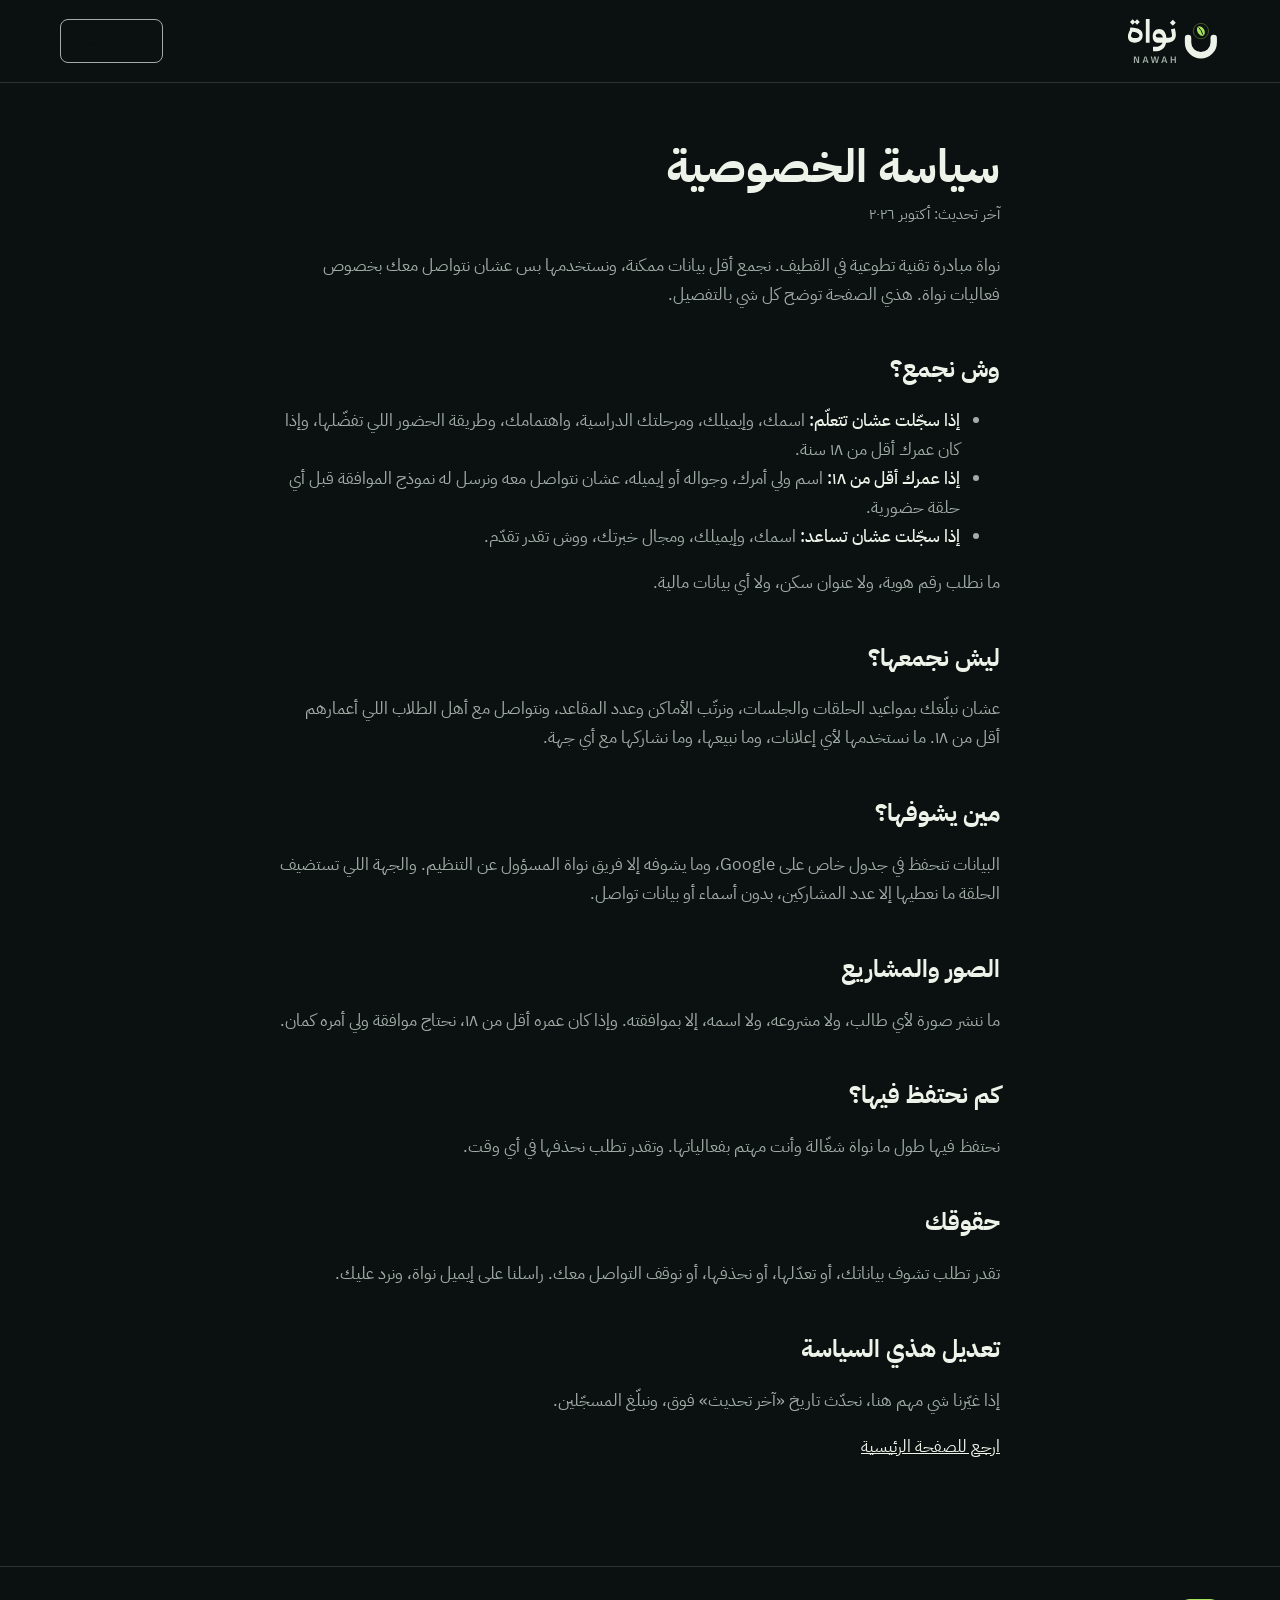
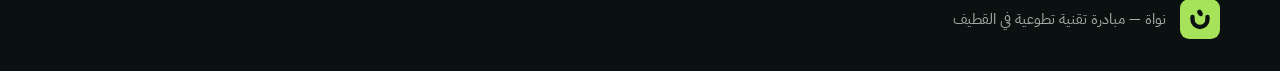
<file: privacy.html>
<!doctype html>
<html lang="ar" dir="rtl">
<head>
<meta charset="utf-8">
<meta name="viewport" content="width=device-width, initial-scale=1, viewport-fit=cover">
<title>سياسة الخصوصية | نواة</title>
<meta name="description" content="وش البيانات اللي تجمعها نواة وقت التسجيل، وليش، ومين يشوفها.">
<meta name="theme-color" content="#0B1110">
<link rel="icon" href="assets/icon.svg" type="image/svg+xml">
<link rel="preconnect" href="https://fonts.googleapis.com">
<link rel="preconnect" href="https://fonts.gstatic.com" crossorigin>
<link rel="stylesheet" href="https://fonts.googleapis.com/css2?family=IBM+Plex+Sans+Arabic:wght@400;500;700&display=swap">
<link rel="stylesheet" href="css/style.css">
</head>
<body>
<header class="site-header">
  <div class="wrap">
    <a class="logo" href="./" aria-label="نواة — الصفحة الرئيسية"><img src="assets/logo-lockup.svg" alt="نواة NAWAH" width="95" height="50"></a>
    <nav class="site-nav" aria-label="روابط">
      <a class="btn btn-ghost btn-sm" href="./">ارجع للرئيسية</a>
    </nav>
  </div>
</header>

<main class="wrap doc" id="main">
  <h1>سياسة الخصوصية</h1>
  <p class="updated">آخر تحديث: أكتوبر ٢٠٢٦</p>

  <p>نواة مبادرة تقنية تطوعية في القطيف. نجمع أقل بيانات ممكنة، ونستخدمها بس عشان نتواصل معك بخصوص فعاليات نواة. هذي الصفحة توضح كل شي بالتفصيل.</p>

  <h2>وش نجمع؟</h2>
  <ul>
    <li><strong>إذا سجّلت عشان تتعلّم:</strong> اسمك، وإيميلك، ومرحلتك الدراسية، واهتمامك، وطريقة الحضور اللي تفضّلها، وإذا كان عمرك أقل من ١٨ سنة.</li>
    <li><strong>إذا عمرك أقل من ١٨:</strong> اسم ولي أمرك، وجواله أو إيميله، عشان نتواصل معه ونرسل له نموذج الموافقة قبل أي حلقة حضورية.</li>
    <li><strong>إذا سجّلت عشان تساعد:</strong> اسمك، وإيميلك، ومجال خبرتك، ووش تقدر تقدّم.</li>
  </ul>
  <p>ما نطلب رقم هوية، ولا عنوان سكن، ولا أي بيانات مالية.</p>

  <h2>ليش نجمعها؟</h2>
  <p>عشان نبلّغك بمواعيد الحلقات والجلسات، ونرتّب الأماكن وعدد المقاعد، ونتواصل مع أهل الطلاب اللي أعمارهم أقل من ١٨. ما نستخدمها لأي إعلانات، وما نبيعها، وما نشاركها مع أي جهة.</p>

  <h2>مين يشوفها؟</h2>
  <p>البيانات تنحفظ في جدول خاص على Google، وما يشوفه إلا فريق نواة المسؤول عن التنظيم. والجهة اللي تستضيف الحلقة ما نعطيها إلا عدد المشاركين، بدون أسماء أو بيانات تواصل.</p>

  <h2>الصور والمشاريع</h2>
  <p>ما ننشر صورة لأي طالب، ولا مشروعه، ولا اسمه، إلا بموافقته. وإذا كان عمره أقل من ١٨، نحتاج موافقة ولي أمره كمان.</p>

  <h2>كم نحتفظ فيها؟</h2>
  <p>نحتفظ فيها طول ما نواة شغّالة وأنت مهتم بفعالياتها. وتقدر تطلب نحذفها في أي وقت.</p>

  <h2>حقوقك</h2>
  <p>تقدر تطلب تشوف بياناتك، أو تعدّلها، أو نحذفها، أو نوقف التواصل معك. <span id="privacy-contact">راسلنا على إيميل نواة، ونرد عليك.</span></p>

  <h2>تعديل هذي السياسة</h2>
  <p>إذا غيّرنا شي مهم هنا، نحدّث تاريخ «آخر تحديث» فوق، ونبلّغ المسجّلين.</p>

  <p><a href="./">ارجع للصفحة الرئيسية</a></p>
</main>

<footer class="site-footer">
  <div class="wrap">
    <div class="brand">
      <img src="assets/icon.svg" alt="" width="40" height="40">
      <span>نواة — مبادرة تقنية تطوعية في القطيف</span>
    </div>
  </div>
</footer>
<script src="js/config.js"></script>
<script>
  (function () {
    var e = (window.NAWAH || {}).email;
    if (!e) return;
    var s = document.getElementById('privacy-contact');
    s.textContent = 'راسلنا على ';
    var a = document.createElement('a');
    a.href = 'mailto:' + e;
    a.dir = 'ltr';
    a.textContent = e;
    s.appendChild(a);
    s.appendChild(document.createTextNode('، ونرد عليك.'));
  })();
</script>
</body>
</html>
</file>
<file: css/style.css>
/* نواة — ليل النخيل. Single dark look; colors from the Nawah design system. */
:root {
  --ground: #0B1110;
  --surface: #141C1A;
  --ink: #EEF3EA;
  --muted: #A3ADA7;
  --brand: #A6E35A;
  --brand-soft: #1D2A18;
  --line: #2A3430;
  --ghost: #222C28;
  --on-brand: #0B1110;
  --danger: #F2A08B;
  --sans: "IBM Plex Sans Arabic", Tahoma, system-ui, sans-serif;
  --mono: "IBM Plex Mono", ui-monospace, Menlo, monospace;
  --r-sm: 8px;
  --r-md: 16px;
  --r-lg: 28px;
  color-scheme: dark;
}

* { box-sizing: border-box; }
[hidden] { display: none !important; }
.stack { display: flex; flex-direction: column; gap: 22px; }
html { background: var(--ground); }
body {
  margin: 0;
  background: var(--ground);
  color: var(--ink);
  font-family: var(--sans);
  font-size: 17px;
  line-height: 1.7;
  -webkit-text-size-adjust: 100%;
}
img, svg { max-width: 100%; }
a { color: var(--ink); }
a:hover { color: var(--brand); }
a:focus-visible, button:focus-visible, input:focus-visible, summary:focus-visible {
  outline: 2px solid var(--brand);
  outline-offset: 3px;
}
h1, h2, h3 { text-wrap: balance; }

.wrap {
  max-width: 1200px;
  margin-inline: auto;
  padding-left: max(20px, env(safe-area-inset-left, 0px));
  padding-right: max(20px, env(safe-area-inset-right, 0px));
}
.skip {
  position: absolute;
  inset-inline-start: 12px;
  top: -60px;
  background: var(--brand);
  color: var(--on-brand);
  padding: 10px 16px;
  border-radius: var(--r-sm);
  font-weight: 700;
  z-index: 50;
}
.skip:focus { top: 12px; }

/* ---------- header ---------- */
.site-header { border-bottom: 1px solid var(--line); }
.site-header .wrap {
  display: flex;
  flex-wrap: wrap;
  align-items: center;
  justify-content: space-between;
  gap: 12px 20px;
  padding-block: 16px;
}
.logo { display: block; }
.logo img { height: 50px; width: auto; display: block; }
.site-nav { display: flex; flex-wrap: wrap; align-items: center; gap: 4px; }
.site-nav a {
  text-decoration: none;
  color: var(--muted);
  font-size: 15px;
  padding: 10px 12px;
  border-radius: var(--r-sm);
}
.site-nav a:hover { color: var(--ink); }
.btn {
  display: inline-flex;
  align-items: center;
  justify-content: center;
  min-height: 50px;
  padding: 0 26px;
  border-radius: var(--r-md);
  font: 700 17px/1 var(--sans);
  text-decoration: none;
  border: 1px solid transparent;
  cursor: pointer;
}
.btn-primary { background: var(--brand); color: var(--on-brand); }
.btn-primary:hover { color: var(--on-brand); filter: brightness(1.06); }
.btn-ghost { border-color: var(--muted); color: var(--ink); background: transparent; font-weight: 500; }
.btn-sm { min-height: 44px; padding: 0 18px; font-size: 15px; }
.site-nav .btn { color: var(--on-brand); }

/* ---------- shared section bits ---------- */
section { scroll-margin-top: 16px; }
.section { padding-block: 88px; }
.section + .section { border-top: 1px solid var(--line); }
.eyebrow {
  display: inline-block;
  font-size: 15px;
  font-weight: 500;
  color: var(--brand);
}
.section-head { display: flex; flex-direction: column; gap: 8px; margin-bottom: 40px; max-width: 760px; }
.section-head h2 { margin: 0; font-size: clamp(30px, 4vw, 42px); line-height: 1.2; font-weight: 700; }
.section-head p { margin: 0; color: var(--muted); }
.tag {
  display: inline-flex;
  align-items: center;
  gap: 8px;
  background: var(--brand-soft);
  color: var(--brand);
  border-radius: var(--r-sm);
  padding: 7px 12px;
  font-size: 14px;
  font-weight: 500;
  line-height: 18px;
}
.cards { display: flex; flex-wrap: wrap; gap: 24px; }
.card {
  flex: 1 1 320px;
  min-width: 0;
  background: var(--surface);
  border-radius: var(--r-lg);
  padding: clamp(24px, 3vw, 36px);
  display: flex;
  flex-direction: column;
  gap: 14px;
}
.card h3 { margin: 0; font-size: 26px; line-height: 1.35; font-weight: 700; }
.card p { margin: 0; color: var(--muted); }
.pills { display: flex; flex-wrap: wrap; gap: 8px; padding-top: 4px; }
.pills span {
  border: 1px solid var(--line);
  border-radius: var(--r-sm);
  padding: 3px 12px;
  font-size: 14px;
  color: var(--muted);
}
.dot-list { list-style: none; margin: 0; padding: 0; display: flex; flex-direction: column; gap: 12px; }
.dot-list li { display: flex; gap: 12px; align-items: baseline; }
.dot-list li::before {
  content: "";
  flex-shrink: 0;
  width: 9px;
  height: 9px;
  border-radius: 50%;
  background: var(--brand);
  transform: translateY(-2px);
}

/* ---------- hero ---------- */
.hero .wrap {
  display: flex;
  flex-wrap: wrap;
  align-items: center;
  gap: 32px 48px;
  padding-block: 64px 72px;
}
.hero-copy {
  flex: 1 1 440px;
  min-width: 0;
  display: flex;
  flex-direction: column;
  align-items: flex-start;
  gap: 22px;
}
.hero h1 {
  margin: 0;
  font-size: clamp(38px, 5.6vw, 68px);
  line-height: 1.13;
  font-weight: 700;
}
.hero h1 em, .accent { font-style: normal; color: var(--brand); }
.hero .lede { margin: 0; max-width: 34em; color: var(--muted); font-size: 19px; }
.ctas { display: flex; flex-wrap: wrap; gap: 12px; padding-top: 4px; }
.hero-art { flex: 1 1 380px; min-width: 0; }
.hero-art svg { display: block; width: 100%; height: auto; aspect-ratio: 800 / 500; touch-action: pan-y; }

/* ---------- path (palm) ---------- */
.scrolly { display: flex; gap: 40px; align-items: flex-start; }
.panels { flex: 1 1 54%; min-width: 0; }
.stick {
  flex: 1 1 46%;
  min-width: 0;
  position: sticky;
  top: calc(env(safe-area-inset-top, 0px) + 5vh);
  height: 90vh;
  display: flex;
  flex-direction: column;
  align-items: center;
  justify-content: center;
  gap: 12px;
}
.stick svg { width: 100%; max-width: 460px; height: auto; max-height: 78vh; display: block; }
.status { font-size: 15px; color: var(--muted); min-height: 1.7em; }
.status b { color: var(--brand); font-weight: 500; }
.panel {
  min-height: 72vh;
  display: flex;
  flex-direction: column;
  justify-content: center;
  gap: 14px;
  padding-block: 32px;
}
.js-motion .panel { opacity: .38; transition: opacity .4s ease; }
.js-motion .panel.is-cur { opacity: 1; }
.panel .num { font-size: 15px; font-weight: 500; color: var(--brand); }
.panel h3 { margin: 0; font-size: clamp(28px, 3.4vw, 40px); line-height: 1.2; font-weight: 700; }
.panel .part {
  align-self: flex-start;
  display: inline-flex;
  align-items: center;
  gap: 10px;
  background: var(--brand-soft);
  color: var(--brand);
  border-radius: 999px;
  padding: 6px 16px 6px 14px;
  font-size: 15px;
  font-weight: 500;
}
.panel .part::before { content: ""; width: 8px; height: 8px; border-radius: 50%; background: var(--brand); }
.panel p { margin: 0; color: var(--muted); max-width: 32em; }
.panel p.metaphor { color: var(--ink); font-size: 19px; }
.chips { display: flex; flex-wrap: wrap; gap: 8px; }
.chip { font-size: 15px; padding: 4px 12px; border-radius: var(--r-sm); border: 1px solid var(--line); }
.course-meta { display: flex; flex-wrap: wrap; gap: 8px; margin-top: 16px; }
.course-meta span { border: 1px solid var(--line); border-radius: var(--r-sm); padding: 4px 12px; font-size: 15px; color: var(--muted); }
.course-meta b { color: var(--ink); font-weight: 500; }

.ghost path { fill: none; stroke: var(--ghost); stroke-linecap: round; stroke-linejoin: round; }
.ghost circle, .ghost .seed ellipse { fill: var(--ghost); }
.ghost .seed path { stroke: var(--ground); }
.live path { fill: none; stroke: var(--ink); stroke-linecap: round; stroke-linejoin: round; transition: stroke .35s ease; }
.live circle { fill: var(--ink); transition: fill .35s ease; }
.live .part.cur path { stroke: var(--brand); }
.live .part.cur circle { fill: var(--brand); }
.live .seed ellipse { fill: var(--brand); }
.live .seed path { stroke: var(--ground) !important; }
.soil { stroke: var(--line); stroke-width: 2; stroke-linecap: round; fill: none; }

/* ---------- founder ---------- */
.founder {
  display: flex;
  flex-wrap: wrap;
  align-items: center;
  gap: 24px 32px;
  background: var(--surface);
  border-radius: var(--r-lg);
  padding: clamp(24px, 4vw, 44px);
}
.avatar {
  width: 112px;
  height: 112px;
  border-radius: 50%;
  background: var(--brand-soft);
  display: grid;
  place-items: center;
  flex-shrink: 0;
  overflow: hidden;
}
.avatar img { width: 100%; height: 100%; object-fit: cover; }
.founder-text { flex: 1 1 320px; min-width: 0; display: flex; flex-direction: column; gap: 8px; }
.founder-text h3 { margin: 0; font-size: 26px; }
.founder-text p { margin: 0; color: var(--muted); }
.founder-text .role { color: var(--brand); font-weight: 500; }

/* ---------- parents ---------- */
.two-col { display: flex; flex-wrap: wrap; gap: 24px; }
.two-col > * { flex: 1 1 340px; min-width: 0; }
.promise {
  border: 1px solid var(--line);
  border-radius: var(--r-lg);
  padding: clamp(24px, 3vw, 36px);
  display: flex;
  flex-direction: column;
  gap: 16px;
}
.promise h3, .parents-copy h3 { margin: 0; font-size: 24px; }
.parents-copy { display: flex; flex-direction: column; gap: 16px; }
.parents-copy p { margin: 0; color: var(--muted); }

/* ---------- register ---------- */
.register-box {
  background: var(--surface);
  border-radius: var(--r-lg);
  padding: clamp(22px, 5vw, 56px);
  display: flex;
  flex-wrap: wrap;
  gap: 40px 48px;
}
.register-intro { flex: 1 1 300px; min-width: 0; display: flex; flex-direction: column; gap: 18px; }
.register-intro h2 { margin: 0; font-size: clamp(30px, 4vw, 42px); line-height: 1.2; }
.register-intro p { margin: 0; color: var(--muted); }
.register-form { flex: 1.3 1 420px; min-width: 0; }
form { display: flex; flex-direction: column; gap: 22px; }
.mode {
  display: flex;
  gap: 6px;
  background: var(--ground);
  padding: 6px;
  border-radius: var(--r-md);
}
.mode button {
  flex: 1 1 0;
  min-height: 48px;
  border: 0;
  border-radius: 12px;
  font: 700 16px/1 var(--sans);
  background: transparent;
  color: var(--muted);
  cursor: pointer;
}
.mode button[aria-pressed="true"] { background: var(--brand); color: var(--on-brand); }
.row { display: flex; flex-wrap: wrap; gap: 16px; }
.field { flex: 1 1 200px; min-width: 0; display: flex; flex-direction: column; gap: 8px; }
.field label, fieldset legend { font-size: 15px; font-weight: 500; }
.field .hint { font-size: 14px; color: var(--muted); }
input[type="text"], input[type="email"], input[type="tel"] {
  width: 100%;
  min-height: 50px;
  padding: 0 16px;
  border-radius: var(--r-sm);
  border: 1px solid var(--muted);
  background: var(--ground);
  color: var(--ink);
  font: 400 16px var(--sans);
}
input::placeholder { color: var(--muted); opacity: 1; }
input[aria-invalid="true"] { border-color: var(--danger); }
fieldset { border: 0; margin: 0; padding: 0; display: flex; flex-direction: column; gap: 10px; min-width: 0; }
fieldset legend { padding: 0; margin-bottom: 10px; }
.choices { display: flex; flex-wrap: wrap; gap: 8px; }
.choice { position: relative; }
.choice input { position: absolute; opacity: 0; inset: 0; margin: 0; cursor: pointer; }
.choice span {
  display: inline-flex;
  align-items: center;
  min-height: 44px;
  padding: 0 18px;
  border-radius: 999px;
  border: 1px solid var(--muted);
  font-size: 15px;
  font-weight: 500;
}
.choice input:checked + span { background: var(--brand); border-color: var(--brand); color: var(--on-brand); }
.choice input:focus-visible + span { outline: 2px solid var(--brand); outline-offset: 3px; }
.guardian {
  border: 1px dashed var(--line);
  border-radius: var(--r-md);
  padding: 18px;
  display: flex;
  flex-direction: column;
  gap: 16px;
}
.guardian p { margin: 0; color: var(--muted); font-size: 15px; }
.check { display: flex; gap: 12px; align-items: flex-start; font-size: 15px; line-height: 1.6; color: var(--muted); cursor: pointer; }
.check input { width: 20px; height: 20px; margin: 3px 0 0; accent-color: var(--brand); flex-shrink: 0; }
.hp { position: absolute; width: 1px; height: 1px; overflow: hidden; clip-path: inset(50%); white-space: nowrap; }
.form-error { color: var(--danger); font-size: 15px; margin: 0; }
.form-note { margin: 0; font-size: 14px; color: var(--muted); }
.done { display: flex; flex-direction: column; align-items: flex-start; gap: 16px; padding-block: 24px; }
.done h3 { margin: 0; font-size: 28px; }
.done p { margin: 0; color: var(--muted); max-width: 30em; }

/* ---------- faq ---------- */
.faq { display: flex; flex-wrap: wrap; gap: 32px 48px; }
.faq .section-head { flex: 1 1 260px; }
.faq-list { flex: 2 1 520px; min-width: 0; display: flex; flex-direction: column; gap: 12px; }
details { background: var(--surface); border-radius: var(--r-md); padding: 0 24px; }
summary {
  cursor: pointer;
  list-style: none;
  display: flex;
  justify-content: space-between;
  align-items: center;
  gap: 16px;
  min-height: 64px;
  font-size: 18px;
  font-weight: 700;
}
summary::-webkit-details-marker { display: none; }
summary svg { flex-shrink: 0; transition: transform .2s ease; }
details[open] summary svg { transform: rotate(45deg); }
details p { margin: 0; padding-bottom: 22px; color: var(--muted); }

/* ---------- footer ---------- */
.site-footer { border-top: 1px solid var(--line); }
.site-footer .wrap {
  display: flex;
  flex-wrap: wrap;
  align-items: center;
  justify-content: space-between;
  gap: 16px 24px;
  padding-block: 32px;
  font-size: 15px;
  color: var(--muted);
}
.site-footer .brand { display: flex; align-items: center; gap: 14px; }
.site-footer img { width: 40px; height: 40px; }
.site-footer nav { display: flex; flex-wrap: wrap; gap: 4px 16px; }
.site-footer a { color: var(--muted); text-decoration: none; padding: 8px 0; }
.site-footer a:hover { color: var(--ink); }

/* ---------- privacy page ---------- */
.doc { max-width: 760px; padding-block: 56px 88px; }
.doc h1 { font-size: clamp(32px, 4.5vw, 46px); line-height: 1.2; margin: 0 0 8px; }
.doc h2 { font-size: 24px; margin: 40px 0 12px; }
.doc p, .doc li { color: var(--muted); }
.doc strong { color: var(--ink); font-weight: 500; }
.doc .updated { color: var(--muted); font-size: 15px; margin: 0 0 24px; }

/* ---------- Lenis ---------- */
html.lenis, html.lenis body { height: auto; }
.lenis.lenis-smooth { scroll-behavior: auto !important; }
.lenis.lenis-smooth [data-lenis-prevent] { overscroll-behavior: contain; }
.lenis.lenis-stopped { overflow: hidden; }

/* ---------- small screens ---------- */
@media (max-width: 860px) {
  .section { padding-block: 64px; }
  .scrolly { flex-direction: column; gap: 0; }
  .stick {
    order: -1;
    width: 100%;
    flex: none;
    top: env(safe-area-inset-top, 0px);
    height: 44vh;
    z-index: 2;
    background: var(--ground);
    border-bottom: 1px solid var(--line);
    padding-block: 8px;
  }
  .stick svg { max-height: 36vh; }
  .panels { width: 100%; flex: none; }
  .panel { min-height: 58vh; }
  .site-nav a:not(.btn) { display: none; }
}

@media (prefers-reduced-motion: reduce) {
  * { scroll-behavior: auto !important; }
  .js-motion .panel { opacity: 1; transition: none; }
  summary svg { transition: none; }
}
</file>
